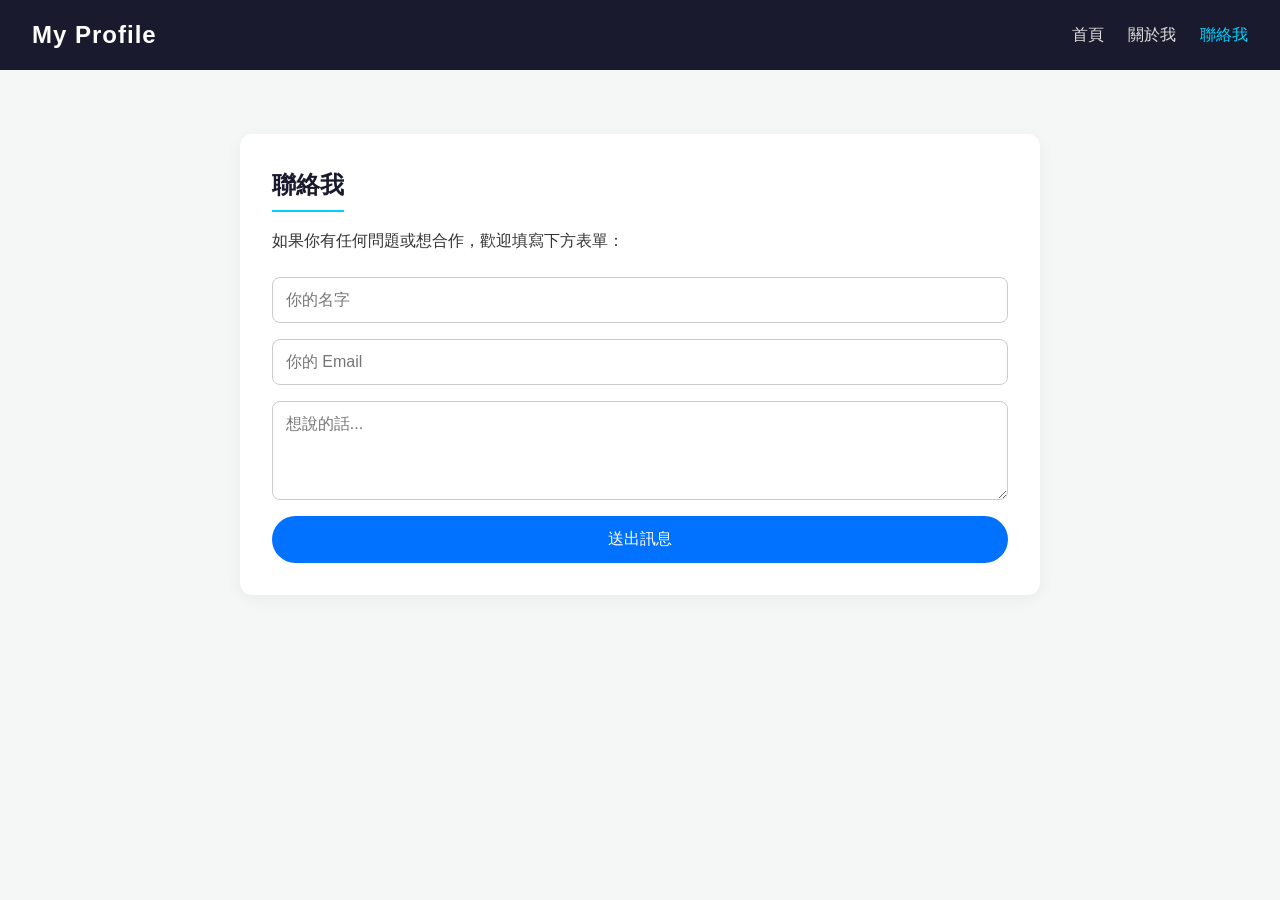
<file: contact.html>
<!DOCTYPE html>
<html lang="zh-Hant">
<head>
    <meta charset="UTF-8">
    <meta name="viewport" content="width=device-width, initial-scale=1.0">
    <title>我的自我介紹 - 聯絡我</title>
    <link rel="stylesheet" href="style.css">
</head>
<body>
    <!-- 導覽列 -->
    <nav class="navbar">
        <div class="logo">My Profile</div>
        <ul class="nav-links">
            <li><a href="index.html">首頁</a></li>
            <li><a href="products.html">關於我</a></li>
            <li><a href="contact.html" class="active">聯絡我</a></li>
        </ul>
    </nav>

    <!-- 聯絡表單 -->
    <section class="content-section">
        <h2>聯絡我</h2>
        <p>如果你有任何問題或想合作，歡迎填寫下方表單：</p>
        
        <form id="contactForm">
            <input type="text" placeholder="你的名字" required>
            <input type="email" placeholder="你的 Email" required>
            <textarea placeholder="想說的話..." rows="4" required></textarea>
            <button type="submit" class="btn">送出訊息</button>
        </form>
    </section>

    <script src="script.js"></script>
</body>
</html>
</file>
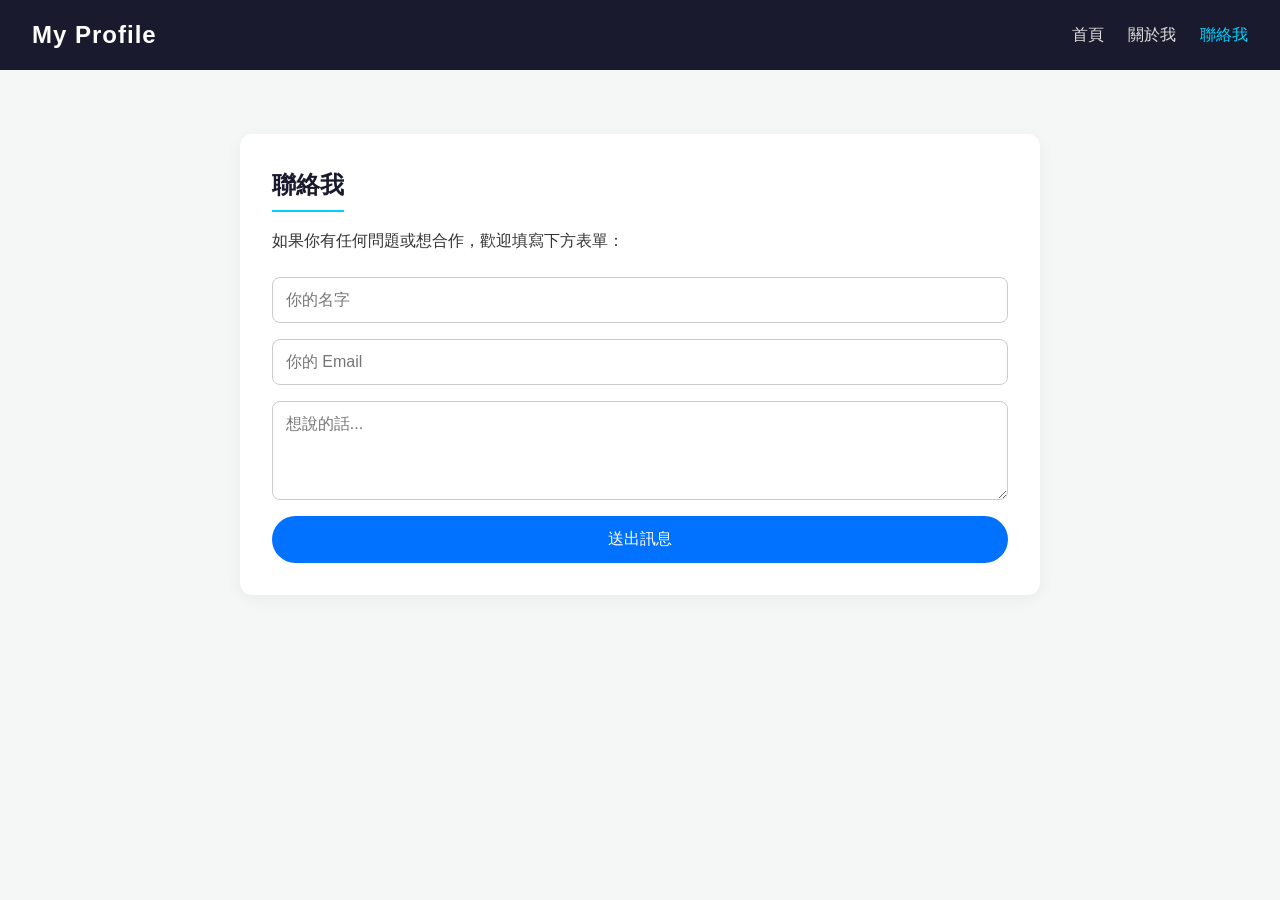
<file: contact.html.html>
<!DOCTYPE html>
<html lang="zh-Hant">
<head>
    <meta charset="UTF-8">
    <meta name="viewport" content="width=device-width, initial-scale=1.0">
    <title>我的自我介紹 - 聯絡我</title>
    <link rel="stylesheet" href="style.css">
</head>
<body>
    <!-- 導覽列 -->
    <nav class="navbar">
        <div class="logo">My Profile</div>
        <ul class="nav-links">
            <li><a href="index.html">首頁</a></li>
            <li><a href="products.html">關於我</a></li>
            <li><a href="contact.html" class="active">聯絡我</a></li>
        </ul>
    </nav>

    <!-- 聯絡表單 -->
    <section class="content-section">
        <h2>聯絡我</h2>
        <p>如果你有任何問題或想合作，歡迎填寫下方表單：</p>
        
        <form id="contactForm">
            <input type="text" placeholder="你的名字" required>
            <input type="email" placeholder="你的 Email" required>
            <textarea placeholder="想說的話..." rows="4" required></textarea>
            <button type="submit" class="btn">送出訊息</button>
        </form>
    </section>

    <script src="script.js"></script>
</body>
</html>
</file>
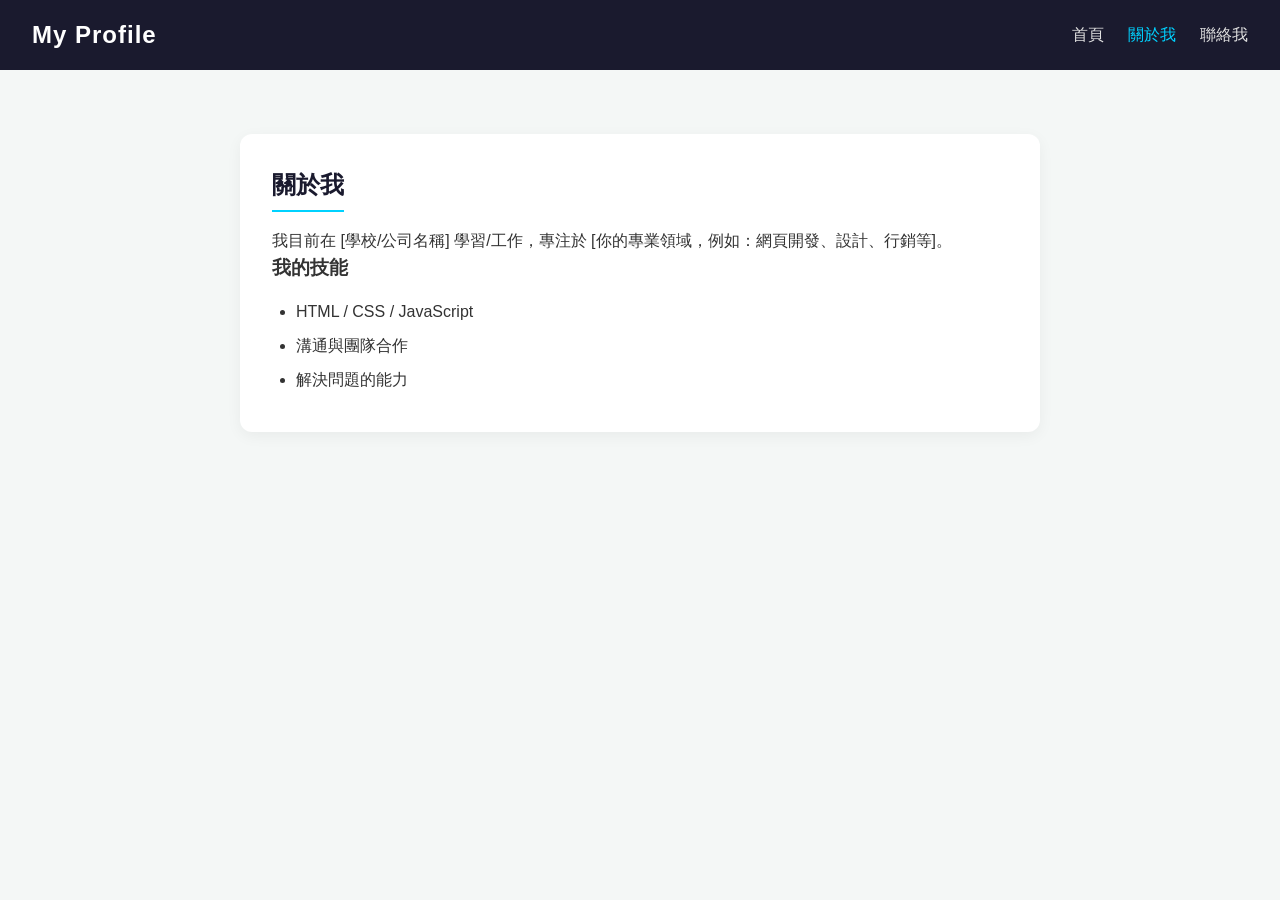
<file: products.html>
<!DOCTYPE html>
<html lang="zh-Hant">
<head>
    <meta charset="UTF-8">
    <meta name="viewport" content="width=device-width, initial-scale=1.0">
    <title>我的自我介紹 - 關於我</title>
    <link rel="stylesheet" href="style.css">
</head>
<body>
    <!-- 導覽列 -->
    <nav class="navbar">
        <div class="logo">My Profile</div>
        <ul class="nav-links">
            <li><a href="index.html">首頁</a></li>
            <li><a href="products.html" class="active">關於我</a></li>
            <li><a href="contact.html">聯絡我</a></li>
        </ul>
    </nav>

    <!-- 關於我內容 -->
    <section class="content-section">
        <h2>關於我</h2>
        <p>我目前在 [學校/公司名稱] 學習/工作，專注於 [你的專業領域，例如：網頁開發、設計、行銷等]。</p>
        
        <h3>我的技能</h3>
        <ul class="skills-list">
            <li>HTML / CSS / JavaScript</li>
            <li>溝通與團隊合作</li>
            <li>解決問題的能力</li>
        </ul>
    </section>

    <script src="script.js"></script>
</body>
</html>
</file>
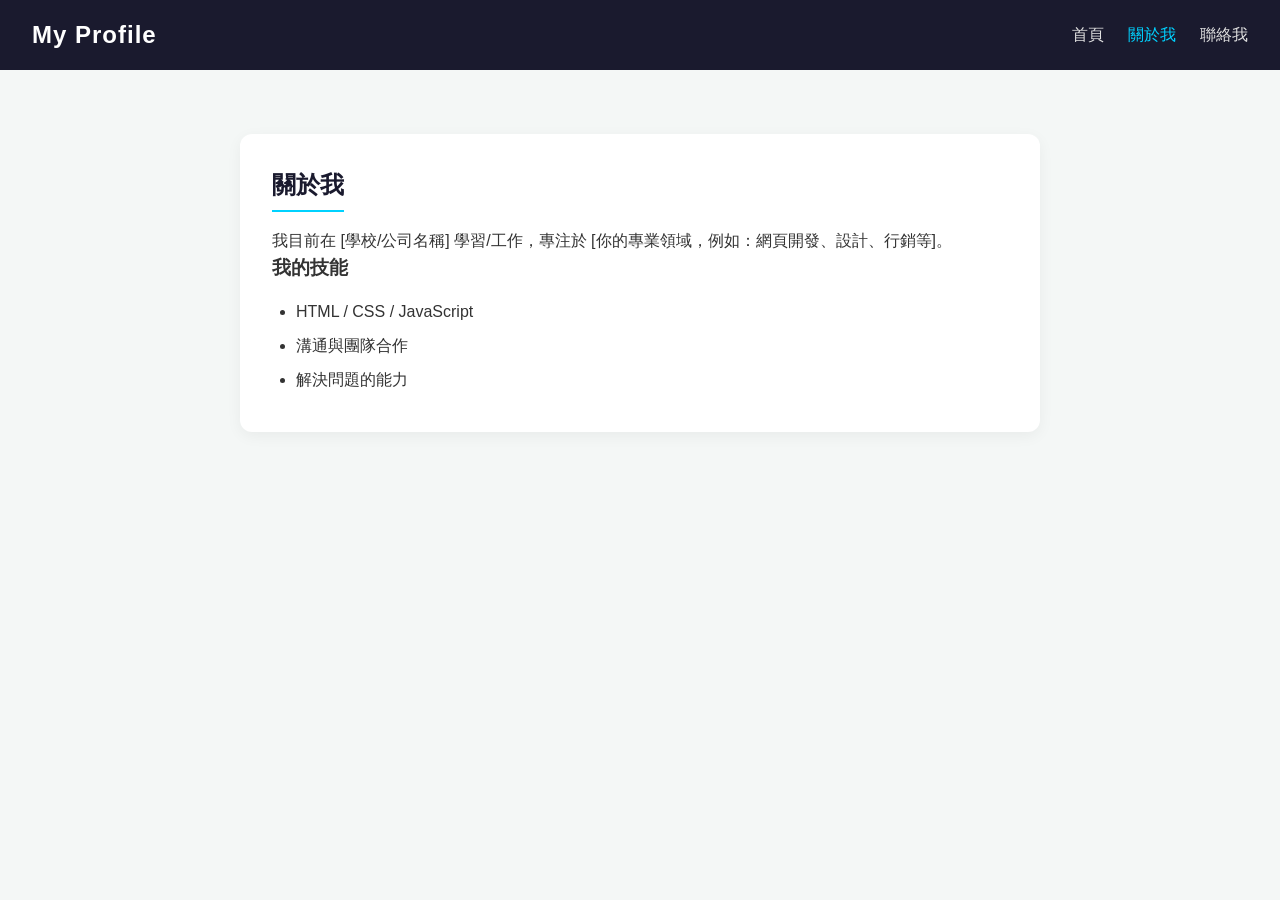
<file: products.html.html>
<!DOCTYPE html>
<html lang="zh-Hant">
<head>
    <meta charset="UTF-8">
    <meta name="viewport" content="width=device-width, initial-scale=1.0">
    <title>我的自我介紹 - 關於我</title>
    <link rel="stylesheet" href="style.css">
</head>
<body>
    <!-- 導覽列 -->
    <nav class="navbar">
        <div class="logo">My Profile</div>
        <ul class="nav-links">
            <li><a href="index.html">首頁</a></li>
            <li><a href="products.html" class="active">關於我</a></li>
            <li><a href="contact.html">聯絡我</a></li>
        </ul>
    </nav>

    <!-- 關於我內容 -->
    <section class="content-section">
        <h2>關於我</h2>
        <p>我目前在 [學校/公司名稱] 學習/工作，專注於 [你的專業領域，例如：網頁開發、設計、行銷等]。</p>
        
        <h3>我的技能</h3>
        <ul class="skills-list">
            <li>HTML / CSS / JavaScript</li>
            <li>溝通與團隊合作</li>
            <li>解決問題的能力</li>
        </ul>
    </section>

    <script src="script.js"></script>
</body>
</html>
</file>
<file: style.css>
/* 重置基本樣式 */
* {
    margin: 0;
    padding: 0;
    box-sizing: border-box;
    font-family: 'Segoe UI', Tahoma, Geneva, Verdana, sans-serif;
}

body {
    background-color: #f4f7f6;
    color: #333;
    line-height: 1.6;
}

/* 導覽列樣式 */
.navbar {
    display: flex;
    justify-content: space-between;
    align-items: center;
    background-color: #1a1a2e; /* 科技感深藍 */
    padding: 1rem 2rem;
    color: white;
}

.logo {
    font-size: 1.5rem;
    font-weight: bold;
    letter-spacing: 1px;
}

.nav-links {
    list-style: none;
    display: flex;
    gap: 1.5rem;
}

.nav-links a {
    color: #e0e0e0;
    text-decoration: none;
    transition: color 0.3s;
}

.nav-links a:hover, .nav-links a.active {
    color: #00d2ff; /* 青春亮藍色 */
}

/* 首頁主視覺區 */
.hero {
    height: 80vh;
    display: flex;
    flex-direction: column;
    justify-content: center;
    align-items: center;
    text-align: center;
    background: linear-gradient(135deg, #e0f7fa 0%, #f4f7f6 100%);
}

.hero h1 {
    font-size: 3rem;
    margin-bottom: 1rem;
}

.highlight {
    color: #0072ff;
}

.hero p {
    font-size: 1.2rem;
    margin-bottom: 2rem;
    color: #555;
}

/* 按鈕樣式 */
.btn {
    padding: 0.8rem 1.5rem;
    background-color: #0072ff;
    color: white;
    border: none;
    border-radius: 25px;
    cursor: pointer;
    font-size: 1rem;
    transition: transform 0.2s, background-color 0.3s;
}

.btn:hover {
    background-color: #0056b3;
    transform: scale(1.05);
}

/* 內容區塊樣式 */
.content-section {
    max-width: 800px;
    margin: 4rem auto;
    padding: 2rem;
    background: white;
    border-radius: 12px;
    box-shadow: 0 4px 15px rgba(0,0,0,0.05);
}

.content-section h2 {
    margin-bottom: 1rem;
    color: #1a1a2e;
    border-bottom: 2px solid #00d2ff;
    display: inline-block;
    padding-bottom: 5px;
}

.skills-list {
    margin-top: 1rem;
    padding-left: 1.5rem;
}

.skills-list li {
    margin-bottom: 0.5rem;
}

/* 表單樣式 */
form {
    display: flex;
    flex-direction: column;
    gap: 1rem;
    margin-top: 1.5rem;
}

form input, form textarea {
    padding: 0.8rem;
    border: 1px solid #ccc;
    border-radius: 8px;
    font-size: 1rem;
}

form input:focus, form textarea:focus {
    outline: none;
    border-color: #00d2ff;
    box-shadow: 0 0 5px rgba(0, 210, 255, 0.3);
}
</file>
